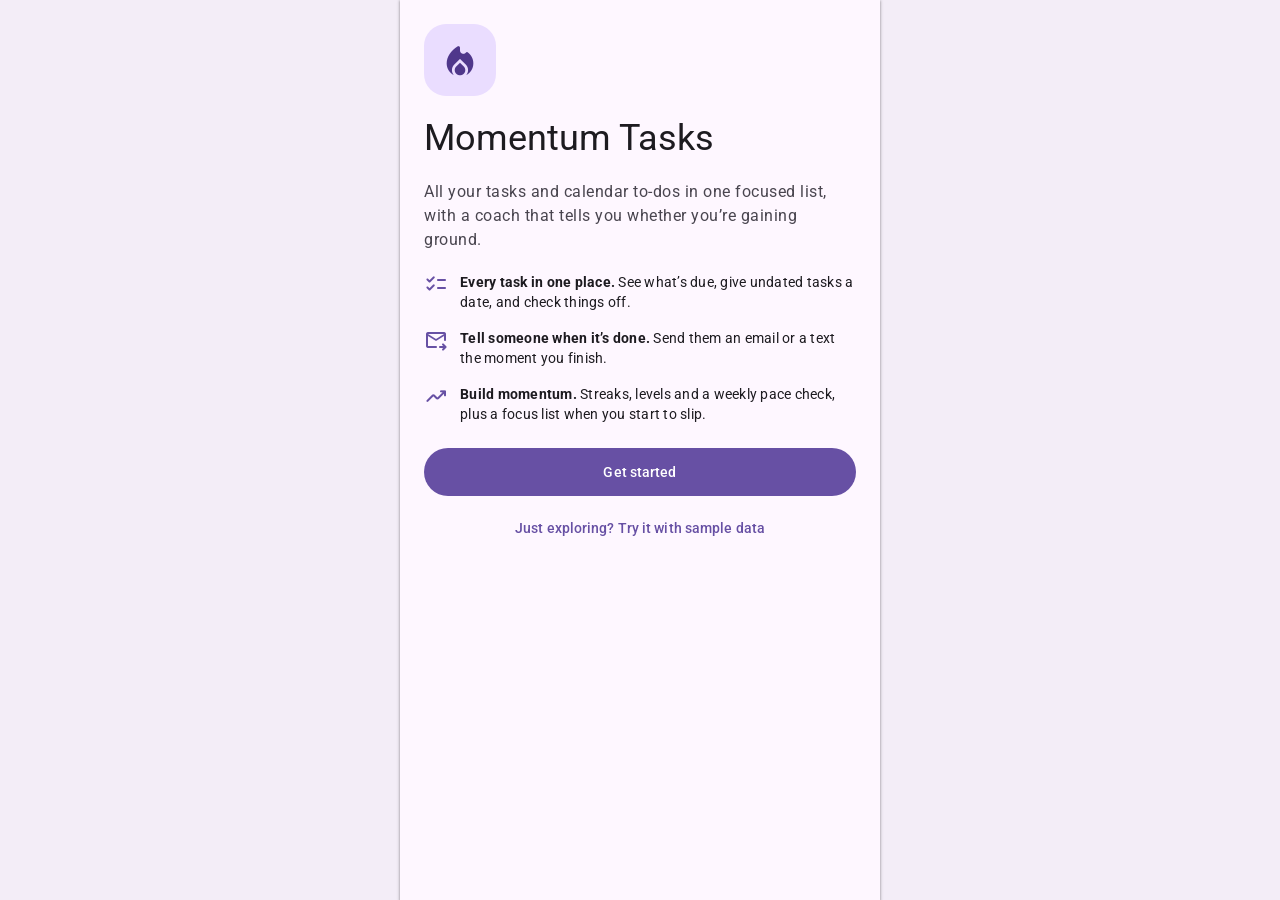
<file: index.html>
<!doctype html>
<html lang="en">
<head>
  <meta charset="utf-8" />
  <meta name="viewport" content="width=device-width, initial-scale=1, viewport-fit=cover" />
  <title>Momentum Tasks</title>
  <meta name="theme-color" content="#FEF7FF" media="(prefers-color-scheme: light)" />
  <meta name="theme-color" content="#141218" media="(prefers-color-scheme: dark)" />
  <link rel="preconnect" href="https://fonts.googleapis.com" />
  <link rel="preconnect" href="https://fonts.gstatic.com" crossorigin />
  <link href="https://fonts.googleapis.com/css2?family=Roboto:wght@400;500;700&display=swap" rel="stylesheet" />
  <link href="https://fonts.googleapis.com/css2?family=Material+Symbols+Rounded:opsz,wght,FILL,GRAD@24,400,0..1,0" rel="stylesheet" />
  <link rel="stylesheet" href="styles.css?v=4" />
</head>
<body>
  <div class="app">
    <header class="top-bar">
      <h1 id="title" class="title-large" tabindex="-1">Tasks</h1>
      <div class="top-actions">
        <button class="icon-btn" data-action="sync" id="syncBtn" aria-label="Sync">
          <span class="ms" aria-hidden="true">sync</span>
        </button>
      </div>
    </header>

    <main id="view" tabindex="-1" aria-live="off"></main>

    <button class="fab" data-action="new-task" id="fab" aria-label="New task">
      <span class="ms" aria-hidden="true">add</span>
    </button>

    <nav class="nav-bar" aria-label="Main">
      <button data-nav="tasks"><span class="pill"><span class="ms" aria-hidden="true">checklist</span></span><span class="label">Tasks</span></button>
      <button data-nav="history"><span class="pill"><span class="ms" aria-hidden="true">history</span></span><span class="label">History</span></button>
      <button data-nav="momentum"><span class="pill"><span class="ms" aria-hidden="true">local_fire_department</span></span><span class="label">Momentum</span></button>
      <button data-nav="settings"><span class="pill"><span class="ms" aria-hidden="true">settings</span></span><span class="label">Settings</span></button>
    </nav>
  </div>

  <div id="scrim" class="scrim" data-action="close-sheet" aria-hidden="true" hidden></div>
  <section id="sheet" class="sheet" role="dialog" aria-modal="true" hidden></section>
  <div id="snackbar" class="snackbar" role="status" aria-live="polite" hidden></div>

  <script type="module" src="js/app.js?v=4"></script>
</body>
</html>
</file>
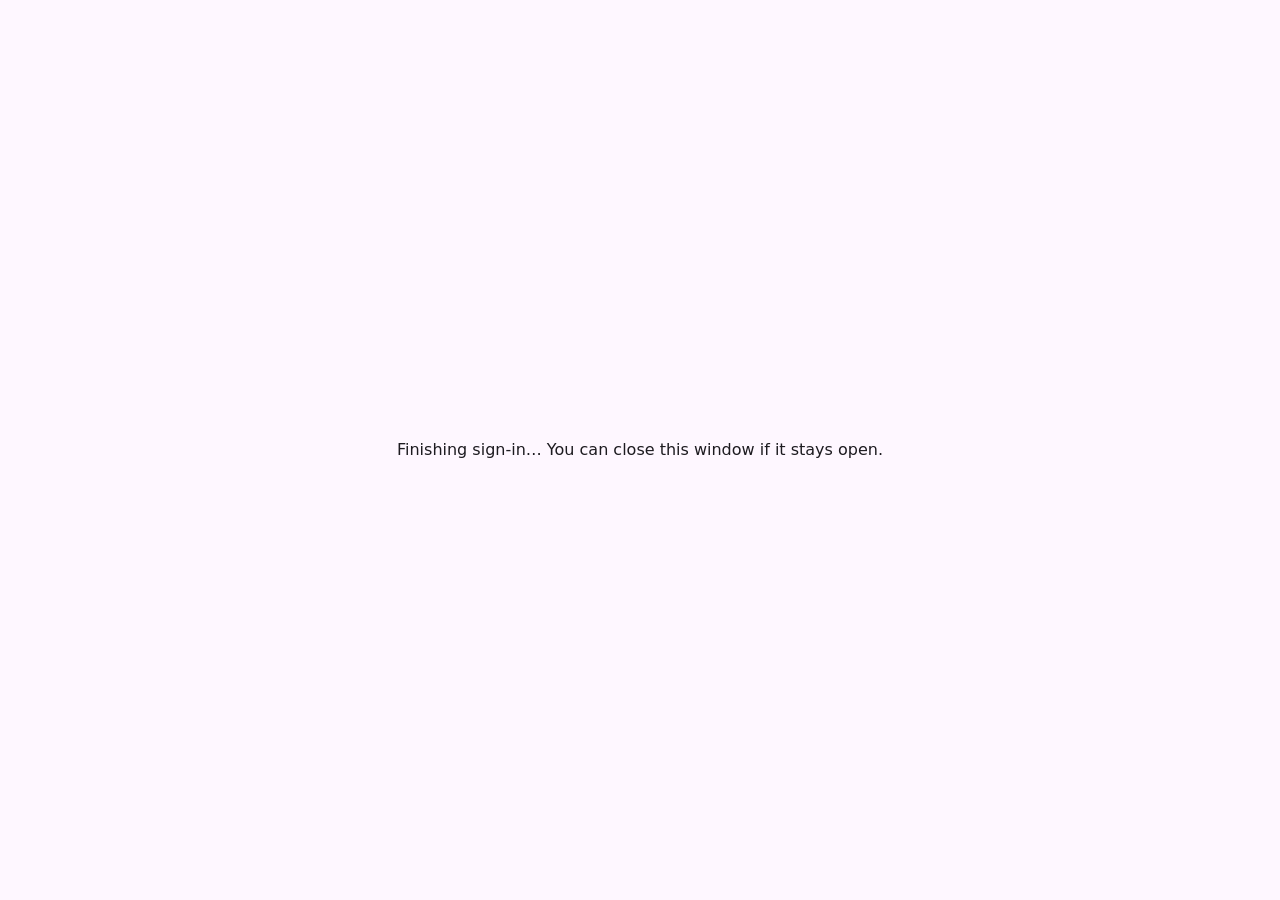
<file: auth-callback.html>
<!doctype html>
<html lang="en">
<head>
  <meta charset="utf-8" />
  <meta name="viewport" content="width=device-width, initial-scale=1" />
  <title>Signing in · Momentum Tasks</title>
  <style>
    body { font: 16px/1.5 Roboto, system-ui, sans-serif; margin: 0; display: grid; place-items: center; min-height: 100vh; background: #FEF7FF; color: #1D1B20; }
    @media (prefers-color-scheme: dark) { body { background: #141218; color: #E6E0E9; } }
  </style>
</head>
<body>
  <main><p role="status">Finishing sign-in… You can close this window if it stays open.</p></main>
  <script>
    // Hand the authorization response back to the app window, then close.
    // Only the query string is passed, and only to this same origin.
    const data = { type: 'ms-auth', search: location.search };
    try { new BroadcastChannel('momentum-auth').postMessage(data); } catch (e) { /* unsupported */ }
    try { if (window.opener) window.opener.postMessage(data, location.origin); } catch (e) { /* opener gone */ }
    setTimeout(() => window.close(), 400);
  </script>
</body>
</html>
</file>
<file: styles.css>
/* Material 3 baseline scheme — same tokens as the "Material 3 Design Kit" Schemes/* variables */
:root {
  --primary: #6750A4;
  --on-primary: #FFFFFF;
  --primary-container: #EADDFF;
  --on-primary-container: #4F378B;
  --secondary: #625B71;
  --secondary-container: #E8DEF8;
  --on-secondary-container: #4A4458;
  --tertiary: #7D5260;
  --tertiary-container: #FFD8E4;
  --on-tertiary-container: #633B48;
  --error: #B3261E;
  --error-container: #F9DEDC;
  --on-error-container: #8C1D18;
  --surface: #FEF7FF;
  --on-surface: #1D1B20;
  --on-surface-variant: #49454F;
  --outline: #79747E;
  --outline-variant: #CAC4D0;
  --surface-container-lowest: #FFFFFF;
  --surface-container-low: #F7F2FA;
  --surface-container: #F3EDF7;
  --surface-container-high: #ECE6F0;
  --surface-container-highest: #E6E0E9;
  --inverse-surface: #322F35;
  --inverse-on-surface: #F5EFF7;
  --inverse-primary: #D0BCFF;
  --scrim: rgba(0, 0, 0, .32);

  --shape-xs: 4px; --shape-s: 8px; --shape-m: 12px; --shape-l: 16px; --shape-xl: 28px; --shape-full: 999px;
  --elev-1: 0 1px 2px rgba(0,0,0,.3), 0 1px 3px 1px rgba(0,0,0,.15);
  --elev-3: 0 1px 3px rgba(0,0,0,.3), 0 4px 8px 3px rgba(0,0,0,.15);
  --ease: cubic-bezier(.2, 0, 0, 1);
  color-scheme: light dark;
}

@media (prefers-color-scheme: dark) {
  :root {
    --primary: #D0BCFF;
    --on-primary: #381E72;
    --primary-container: #4F378B;
    --on-primary-container: #EADDFF;
    --secondary: #CCC2DC;
    --secondary-container: #4A4458;
    --on-secondary-container: #E8DEF8;
    --tertiary: #EFB8C8;
    --tertiary-container: #633B48;
    --on-tertiary-container: #FFD8E4;
    --error: #F2B8B5;
    --error-container: #8C1D18;
    --on-error-container: #F9DEDC;
    --surface: #141218;
    --on-surface: #E6E0E9;
    --on-surface-variant: #CAC4D0;
    --outline: #938F99;
    --outline-variant: #49454F;
    --surface-container-lowest: #0F0D13;
    --surface-container-low: #1D1B20;
    --surface-container: #211F26;
    --surface-container-high: #2B2930;
    --surface-container-highest: #36343B;
    --inverse-surface: #E6E0E9;
    --inverse-on-surface: #322F35;
    --inverse-primary: #6750A4;
  }
}

* { box-sizing: border-box; }
html, body { margin: 0; height: 100%; }
body {
  font-family: Roboto, system-ui, -apple-system, "Segoe UI", sans-serif;
  background: var(--surface-container);
  color: var(--on-surface);
  -webkit-font-smoothing: antialiased;
}
button, input, select, textarea { font: inherit; color: inherit; }
button { cursor: pointer; }
a { color: var(--primary); }
[hidden] { display: none !important; }

/* Type scale (M3/…) */
.display-small { font-size: 36px; line-height: 44px; font-weight: 400; }
.headline-small { font-size: 24px; line-height: 32px; font-weight: 400; margin: 0; }
.title-large { font-size: 22px; line-height: 28px; font-weight: 400; margin: 0; }
.title-medium { font-size: 16px; line-height: 24px; font-weight: 500; letter-spacing: .15px; margin: 0; }
.title-small { font-size: 14px; line-height: 20px; font-weight: 500; letter-spacing: .1px; margin: 0; }
.body-large { font-size: 16px; line-height: 24px; letter-spacing: .5px; }
.body-medium { font-size: 14px; line-height: 20px; letter-spacing: .25px; }
.body-small { font-size: 12px; line-height: 16px; letter-spacing: .4px; }
.label-large { font-size: 14px; line-height: 20px; font-weight: 500; letter-spacing: .1px; }
.label-medium { font-size: 12px; line-height: 16px; font-weight: 500; letter-spacing: .5px; }
.muted { color: var(--on-surface-variant); }

.ms {
  font-family: "Material Symbols Rounded";
  font-weight: normal; font-style: normal; font-size: 24px; line-height: 1;
  display: inline-block; white-space: nowrap; direction: ltr;
  -webkit-font-feature-settings: "liga"; font-feature-settings: "liga";
  font-variation-settings: "FILL" 0;
  user-select: none;
}
.ms.fill { font-variation-settings: "FILL" 1; }
.ms.sm { font-size: 18px; }

/* App frame: phone-width column, centered on large screens */
.app {
  max-width: 480px; margin: 0 auto; min-height: 100%;
  background: var(--surface);
  position: relative;
  display: flex; flex-direction: column;
  padding-bottom: calc(80px + env(safe-area-inset-bottom));
}
@media (min-width: 520px) { .app { box-shadow: var(--elev-1); } }

.top-bar {
  position: sticky; top: 0; z-index: 5;
  display: flex; align-items: center; justify-content: space-between;
  height: 64px; padding: 0 4px 0 16px;
  background: var(--surface);
  transition: background .2s;
}
.top-bar.scrolled { background: var(--surface-container); }
.top-actions { display: flex; }
.icon-btn {
  width: 48px; height: 48px; border: 0; border-radius: var(--shape-full);
  background: transparent; color: var(--on-surface-variant);
  display: grid; place-items: center; position: relative;
}
.icon-btn:hover { background: color-mix(in srgb, var(--on-surface-variant) 8%, transparent); }
.icon-btn.spinning .ms { animation: spin 1s linear infinite; }
@keyframes spin { to { transform: rotate(360deg); } }

main { flex: 1; padding: 0 16px 24px; outline: none; }

/* Navigation bar */
.nav-bar {
  position: fixed; bottom: 0; left: 50%; transform: translateX(-50%);
  width: 100%; max-width: 480px; z-index: 6;
  display: grid; grid-template-columns: repeat(4, 1fr);
  height: calc(80px + env(safe-area-inset-bottom)); padding-bottom: env(safe-area-inset-bottom);
  background: var(--surface-container);
}
.nav-bar button {
  border: 0; background: none; display: flex; flex-direction: column; align-items: center; justify-content: center; gap: 4px;
  color: var(--on-surface-variant);
}
.nav-bar .pill { width: 64px; height: 32px; border-radius: var(--shape-full); display: grid; place-items: center; transition: background .2s var(--ease); }
.nav-bar button:hover .pill { background: color-mix(in srgb, var(--on-surface) 8%, transparent); }
.nav-bar .label { font-size: 12px; line-height: 16px; font-weight: 500; letter-spacing: .5px; }
.nav-bar button[aria-current="page"] { color: var(--on-surface); }
.nav-bar button[aria-current="page"] .pill { background: var(--secondary-container); color: var(--on-secondary-container); }
.nav-bar button[aria-current="page"] .ms { font-variation-settings: "FILL" 1; }

/* FAB */
.fab {
  position: fixed; z-index: 6;
  right: max(16px, calc(50% - 240px + 16px)); bottom: calc(96px + env(safe-area-inset-bottom));
  width: 56px; height: 56px; border-radius: var(--shape-l); border: 0;
  background: var(--primary-container); color: var(--on-primary-container);
  box-shadow: var(--elev-3); display: grid; place-items: center;
}
.fab:hover { filter: brightness(.97); }

/* Buttons */
.btn {
  height: 40px; padding: 0 24px; border-radius: var(--shape-full); border: 0;
  display: inline-flex; align-items: center; justify-content: center; gap: 8px;
  font-size: 14px; font-weight: 500; letter-spacing: .1px; white-space: nowrap;
}
.btn .ms { font-size: 18px; }
.btn.filled { background: var(--primary); color: var(--on-primary); }
.btn.tonal { background: var(--secondary-container); color: var(--on-secondary-container); }
.btn.outlined { background: transparent; color: var(--primary); border: 1px solid var(--outline); }
.btn.text { background: transparent; color: var(--primary); padding: 0 12px; }
.btn.danger { color: var(--error); }
.btn:hover { filter: brightness(.96); }
.btn[disabled] { opacity: .38; pointer-events: none; }
.btn.block { width: 100%; height: 48px; }

/* Chips */
.chips { display: flex; gap: 8px; overflow-x: auto; padding: 4px 0 12px; scrollbar-width: none; }
.chips::-webkit-scrollbar { display: none; }
.chip {
  height: 32px; padding: 0 16px; border-radius: var(--shape-s);
  border: 1px solid var(--outline-variant); background: transparent; color: var(--on-surface-variant);
  display: inline-flex; align-items: center; gap: 8px; white-space: nowrap; font-size: 14px; font-weight: 500;
}
.chip .ms { font-size: 18px; }
.chip[aria-pressed="true"] { background: var(--secondary-container); color: var(--on-secondary-container); border-color: transparent; padding-left: 8px; }
.chip .count { font-size: 12px; }

/* Momentum mini card */
.mini {
  text-decoration: none; display: flex; align-items: center; gap: 12px; width: 100%; text-align: left;
  padding: 12px 16px; margin: 4px 0 12px; border: 0; border-radius: var(--shape-m);
}
.mini .ms { font-size: 28px; }
.mini .grow { flex: 1; min-width: 0; }
.tone-rising { background: var(--primary-container); color: var(--on-primary-container); }
.tone-steady { background: var(--secondary-container); color: var(--on-secondary-container); }
.tone-slipping { background: var(--tertiary-container); color: var(--on-tertiary-container); }

/* Lists — each row is a checkbox button + a details button, side by side */
.section-label { margin: 16px 0 4px; padding: 0 4px; color: var(--on-surface-variant); display: flex; justify-content: space-between; align-items: baseline; }
.section-label.error { color: var(--error); }
.list { background: var(--surface-container-low); border-radius: var(--shape-l); overflow: hidden; }
.list > [role="listitem"] { border-bottom: 1px solid var(--outline-variant); }
.list > [role="listitem"]:last-child { border-bottom: 0; }
.item { display: flex; align-items: center; gap: 4px; min-height: 64px; padding: 0 0 0 4px; }
.item .content {
  flex: 1; min-width: 0; align-self: stretch; text-align: left; border: 0; background: none;
  padding: 8px 16px 8px 4px; display: flex; flex-direction: column; justify-content: center; gap: 2px;
  border-radius: 0 var(--shape-l) var(--shape-l) 0; transition: background .15s;
}
.item .content:hover { background: color-mix(in srgb, var(--on-surface) 6%, transparent); }
.item .headline { display: block; font-size: 16px; line-height: 24px; overflow: hidden; text-overflow: ellipsis; white-space: nowrap; }
.item .meta { font-size: 14px; line-height: 20px; color: var(--on-surface-variant); display: flex; align-items: center; gap: 6px; flex-wrap: wrap; }
.item .meta .trail { margin-left: auto; display: inline-flex; }
.item .meta .ms { font-size: 16px; }
.item.done .headline { text-decoration: line-through; color: var(--on-surface-variant); }
.item .trail { color: var(--on-surface-variant); display: flex; gap: 2px; }
.due-overdue { color: var(--error); font-weight: 500; }
.due-today { color: var(--primary); font-weight: 500; }
.add-due {
  border: 1px dashed var(--outline); color: var(--primary);
  height: 24px; padding: 0 8px; border-radius: var(--shape-s); font-size: 12px; font-weight: 500;
  display: inline-flex; align-items: center; gap: 4px;
}
.add-due .ms { font-size: 14px; }

/* Checkbox (M3 18px box inside 48px target) */
.check {
  width: 48px; height: 48px; flex: none; border: 0; background: none; border-radius: var(--shape-full);
  display: grid; place-items: center;
}
.check:hover { background: color-mix(in srgb, var(--primary) 10%, transparent); }
.check .box {
  width: 18px; height: 18px; border-radius: 2px; border: 2px solid var(--on-surface-variant);
  display: grid; place-items: center; transition: background .15s, border-color .15s;
}
.check .box .ms { font-size: 16px; color: var(--on-primary); opacity: 0; font-variation-settings: "wght" 700; }
.check[aria-checked="true"] .box { background: var(--primary); border-color: var(--primary); }
.check[aria-checked="true"] .box .ms { opacity: 1; }
.check.pop .box { animation: pop .35s var(--ease); }
@keyframes pop { 40% { transform: scale(1.35); } }

/* Cards */
.card { background: var(--surface-container-low); border-radius: var(--shape-m); padding: 16px; }
.card.filled { background: var(--surface-container-highest); }
.card.outlined { background: var(--surface); border: 1px solid var(--outline-variant); }
.stack { display: grid; gap: 12px; }
.grid2 { display: grid; grid-template-columns: 1fr 1fr; gap: 12px; }

.hero { border-radius: var(--shape-xl); padding: 20px; display: grid; gap: 8px; margin-top: 4px; }
.hero .row { display: flex; align-items: center; gap: 12px; }
.hero .badge-icon { width: 48px; height: 48px; border-radius: var(--shape-full); display: grid; place-items: center; background: color-mix(in srgb, currentColor 14%, transparent); }
.hero .badge-icon .ms { font-size: 28px; font-variation-settings: "FILL" 1; }

.stat .value { font-size: 28px; line-height: 36px; font-weight: 400; }
.stat .delta { font-size: 12px; font-weight: 500; display: inline-flex; align-items: center; gap: 2px; }
.delta.up { color: var(--primary); }
.delta.down { color: var(--error); }
.delta .ms { font-size: 16px; }

.progress { height: 4px; background: var(--secondary-container); border-radius: var(--shape-full); overflow: hidden; }
.progress > span { display: block; height: 100%; background: var(--primary); border-radius: inherit; transition: width .4s var(--ease); }

/* Weekly bar chart */
.chart { display: grid; grid-template-columns: repeat(8, 1fr); gap: 8px; align-items: end; height: 140px; padding-top: 16px; }
.bar-col { display: flex; flex-direction: column; align-items: center; justify-content: flex-end; gap: 6px; height: 100%; }
.bar-wrap { position: relative; width: 100%; max-width: 28px; flex: 1; display: flex; align-items: flex-end; }
.bar { width: 100%; background: var(--secondary-container); border-radius: 6px 6px 2px 2px; min-height: 2px; position: relative; }
.bar.current { background: var(--primary); }
.bar.ghost { position: absolute; bottom: 0; left: 0; background: transparent; border: 1.5px dashed var(--primary); opacity: .6; }
.bar-num { font-size: 11px; color: var(--on-surface-variant); font-weight: 500; }
.bar-label { font-size: 11px; color: var(--on-surface-variant); white-space: nowrap; }

/* Milestones */
.badges { display: grid; grid-template-columns: repeat(3, 1fr); gap: 8px; }
.badge { text-align: center; padding: 12px 4px; border-radius: var(--shape-m); background: var(--surface-container); color: var(--on-surface-variant); }
.badge .ms { font-size: 28px; display: block; margin: 0 auto 4px; }
.badge.earned { background: var(--tertiary-container); color: var(--on-tertiary-container); }
.badge.earned .ms { font-variation-settings: "FILL" 1; }

/* History */
details.group { background: var(--surface-container-low); border-radius: var(--shape-l); margin-bottom: 8px; overflow: hidden; }
details.group > summary {
  list-style: none; display: flex; align-items: center; gap: 12px; padding: 12px 16px; cursor: pointer; min-height: 56px;
}
details.group > summary::-webkit-details-marker { display: none; }
details.group > summary .chev { margin-left: auto; transition: transform .2s; color: var(--on-surface-variant); }
details.group[open] > summary .chev { transform: rotate(180deg); }
details.group .day-dot { width: 40px; height: 40px; border-radius: var(--shape-full); display: grid; place-items: center; background: var(--surface-container-highest); font-weight: 500; font-size: 14px; flex: none; }
details.group .day-dot.has { background: var(--primary-container); color: var(--on-primary-container); }
details.group .day-dot.today { outline: 2px solid var(--primary); outline-offset: 2px; }
.count-pill { background: var(--secondary-container); color: var(--on-secondary-container); border-radius: var(--shape-full); padding: 2px 10px; font-size: 12px; font-weight: 500; }
.hist-item { display: flex; gap: 12px; padding: 10px 16px 10px 20px; border-top: 1px solid var(--outline-variant); align-items: center; }
.hist-item .ms { color: var(--primary); font-variation-settings: "FILL" 1; font-size: 20px; }
.hist-item .t { flex: 1; min-width: 0; }
.empty-day { padding: 8px 16px 14px 72px; }

/* Empty / onboarding */
.empty { text-align: center; padding: 48px 24px; display: grid; gap: 12px; justify-items: center; }
.empty .ms { font-size: 48px; color: var(--primary); }
.onboard { display: grid; gap: 16px; padding: 24px 8px; }
.onboard .logo { width: 72px; height: 72px; border-radius: 22px; background: var(--primary-container); color: var(--on-primary-container); display: grid; place-items: center; }
.onboard .logo .ms { font-size: 40px; font-variation-settings: "FILL" 1; }
.feature { display: flex; gap: 12px; align-items: flex-start; }
.feature .ms { color: var(--primary); }

/* Form fields (M3 outlined text field) */
.field { position: relative; display: block; }
.field input, .field textarea, .field select {
  width: 100%; height: 56px; padding: 16px; border-radius: var(--shape-xs);
  border: 1px solid var(--outline); background: transparent; font-size: 16px; color: var(--on-surface);
}
.field textarea { height: auto; min-height: 88px; resize: vertical; }
.field input:focus, .field textarea:focus, .field select:focus { outline: none; border: 2px solid var(--primary); padding: 15px; }
.field > span {
  position: absolute; left: 12px; top: -8px; padding: 0 4px; font-size: 12px; line-height: 16px;
  background: var(--surface-container-low); color: var(--on-surface-variant);
}
.field:focus-within > span { color: var(--primary); }
.field .support { position: static; display: block; background: none; padding: 4px 16px 0; font-size: 12px; color: var(--on-surface-variant); }
.field-row { display: grid; grid-template-columns: 1fr 1fr; gap: 12px; }
input[type="date"]::-webkit-calendar-picker-indicator, input[type="time"]::-webkit-calendar-picker-indicator { opacity: .7; cursor: pointer; }
@media (prefers-color-scheme: dark) { input[type="date"]::-webkit-calendar-picker-indicator, input[type="time"]::-webkit-calendar-picker-indicator { filter: invert(1); } }

/* Switch */
.switch-row { display: flex; align-items: center; gap: 16px; min-height: 56px; }
.switch-row .grow { flex: 1; }
.switch {
  width: 52px; height: 32px; border-radius: var(--shape-full); border: 2px solid var(--outline);
  background: var(--surface-container-highest); position: relative; flex: none; padding: 0;
  transition: background .2s, border-color .2s;
}
.switch::after {
  content: ""; position: absolute; top: 50%; left: 6px; width: 16px; height: 16px; border-radius: 50%;
  background: var(--outline); transform: translateY(-50%); transition: all .2s var(--ease);
}
.switch[aria-checked="true"] { background: var(--primary); border-color: var(--primary); }
.switch[aria-checked="true"]::after { left: 22px; width: 24px; height: 24px; background: var(--on-primary); }

/* Segmented button */
.segmented { display: grid; grid-auto-flow: column; grid-auto-columns: 1fr; border: 1px solid var(--outline); border-radius: var(--shape-full); overflow: hidden; height: 40px; }
.segmented button { border: 0; background: none; display: inline-flex; align-items: center; justify-content: center; gap: 6px; font-size: 14px; font-weight: 500; }
.segmented button + button { border-left: 1px solid var(--outline); }
.segmented button[aria-pressed="true"] { background: var(--secondary-container); color: var(--on-secondary-container); }
.segmented .ms { font-size: 18px; }

/* Bottom sheet */
.scrim { position: fixed; inset: 0; background: var(--scrim); z-index: 20; animation: fade .2s; }
.sheet {
  position: fixed; z-index: 21; left: 50%; bottom: 0; transform: translateX(-50%);
  width: 100%; max-width: 480px; max-height: 92vh; overflow-y: auto;
  background: var(--surface-container-low); border-radius: var(--shape-xl) var(--shape-xl) 0 0;
  padding: 8px 24px calc(24px + env(safe-area-inset-bottom));
  animation: up .3s var(--ease);
}
.sheet .handle { width: 32px; height: 4px; border-radius: 2px; background: var(--on-surface-variant); opacity: .4; margin: 14px auto 18px; }
.sheet .stack { gap: 16px; }
.sheet .divider { height: 1px; background: var(--outline-variant); margin: 4px 0; }
.sheet-actions { display: flex; gap: 8px; flex-wrap: wrap; }
.sheet-actions .btn.filled { flex: 1; }
.src-tag { display: inline-flex; align-items: center; gap: 4px; font-size: 12px; font-weight: 500; color: var(--on-surface-variant); background: var(--surface-container-high); padding: 4px 10px; border-radius: var(--shape-s); }
.src-tag .ms { font-size: 16px; }
@keyframes up { from { transform: translate(-50%, 100%); } }
@keyframes fade { from { opacity: 0; } }

/* Snackbar */
.snackbar {
  position: fixed; z-index: 30; left: 50%; transform: translateX(-50%);
  bottom: calc(96px + env(safe-area-inset-bottom)); width: calc(100% - 32px); max-width: 448px;
  background: var(--inverse-surface); color: var(--inverse-on-surface); border-radius: var(--shape-xs);
  min-height: 48px; padding: 6px 8px 6px 16px; display: flex; align-items: center; gap: 8px;
  box-shadow: var(--elev-3); font-size: 14px; line-height: 20px; animation: fade .2s;
}
body.has-fab .snackbar { bottom: calc(168px + env(safe-area-inset-bottom)); }
.snackbar .msg { flex: 1; padding: 8px 0; }
.snackbar button { border: 0; background: none; color: var(--inverse-primary); font-weight: 500; padding: 10px 12px; border-radius: var(--shape-full); }

.callout { display: flex; gap: 12px; padding: 12px 16px; border-radius: var(--shape-m); background: var(--surface-container-high); font-size: 14px; line-height: 20px; }
.callout .ms { color: var(--primary); }
.callout.warn { background: var(--error-container); color: var(--on-error-container); }
.callout.warn .ms { color: inherit; }
code { font-size: 13px; background: var(--surface-container-highest); padding: 1px 6px; border-radius: 4px; word-break: break-all; }
ol.steps { margin: 0; padding-left: 20px; display: grid; gap: 6px; }

@media (prefers-reduced-motion: reduce) { *, *::before, *::after { animation: none !important; transition: none !important; } }

[tabindex="-1"]:focus { outline: none; }

/* ---------- Accessibility helpers ---------- */
.sr-only {
  position: absolute !important; width: 1px; height: 1px; padding: 0; margin: -1px;
  overflow: hidden; clip: rect(0 0 0 0); white-space: nowrap; border: 0;
}
:focus-visible { outline: 3px solid var(--primary); outline-offset: 2px; }
.item .content:focus-visible, .choice:focus-visible { outline-offset: -3px; }
#title:focus, #obHeading:focus, #sheetHeading:focus, main:focus { outline: none; }
ul.features, ul.choice-list, ul.badges, ul.hist-list, ul.access-list, ul.sync-log { list-style: none; margin: 0; padding: 0; }
.clip { overflow: hidden; text-overflow: ellipsis; white-space: nowrap; }
.src-icon { color: var(--on-surface-variant); font-variation-settings: "FILL" 0 !important; }
.grow { flex: 1; min-width: 0; }
h3.label-medium { margin: 0; }
fieldset.plain { border: 0; margin: 0; padding: 0; display: grid; gap: 12px; min-width: 0; }
fieldset.plain legend { padding: 0; margin-bottom: 12px; }
.sheet-top { display: flex; align-items: center; gap: 8px; justify-content: space-between; }
.badge .ms { color: inherit; }
.headline-medium { font-size: 28px; line-height: 36px; font-weight: 400; margin: 0; }
.grid3 { display: grid; grid-template-columns: repeat(3, 1fr); gap: 8px; }
.grid3 .stat { padding: 12px; text-align: center; }
.grid3 .value { font-size: 28px; line-height: 36px; }

/* ---------- Onboarding ---------- */
body.onboarding .app { padding-bottom: env(safe-area-inset-bottom); }
.ob-header { display: grid; grid-template-columns: 48px 1fr 48px; align-items: center; gap: 8px; padding: 8px 0 0; position: sticky; top: 0; background: var(--surface); z-index: 2; }
.ob-spacer { width: 48px; }
.ob-progress { display: grid; gap: 6px; justify-items: center; }
.ob-progress .progress { width: 100%; max-width: 200px; }
.onboard { display: grid; gap: 20px; padding: 24px 8px 32px; }
.onboard .muted { margin: 0; }
.ob-actions { display: grid; gap: 8px; margin-top: 4px; }
.onboard .logo.success { background: var(--primary); color: var(--on-primary); }
.choice-list { display: grid; gap: 8px; }
.choice {
  width: 100%; display: flex; align-items: center; gap: 16px; text-align: left;
  min-height: 72px; padding: 12px 12px 12px 16px; border-radius: var(--shape-l);
  border: 1px solid var(--outline-variant); background: var(--surface-container-low); color: var(--on-surface);
}
.choice:hover { background: var(--surface-container-high); }
.choice .grow > span { display: block; }
.choice > .ms { color: var(--on-surface-variant); }
.mono {
  width: 40px; height: 40px; border-radius: var(--shape-full); flex: none;
  display: grid; place-items: center; font-weight: 500; font-size: 18px;
  background: var(--secondary-container); color: var(--on-secondary-container);
}
.mono-google { background: var(--primary-container); color: var(--on-primary-container); }
.mono-microsoft { background: var(--tertiary-container); color: var(--on-tertiary-container); }
.mono-lg { width: 56px; height: 56px; font-size: 24px; }
.access-list { display: grid; gap: 14px; }
.ob-center { display: grid; justify-items: center; text-align: center; gap: 20px; padding-top: 48px; }
.sync-log { display: grid; gap: 8px; text-align: left; }
.sync-log li { display: flex; gap: 8px; align-items: center; }
.sync-log .ms { color: var(--primary); }
.spinner {
  width: 18px; height: 18px; border-radius: 50%; display: inline-block;
  border: 2.5px solid currentColor; border-right-color: transparent; animation: spin .8s linear infinite;
}
.spinner-lg { width: 48px; height: 48px; border-width: 4px; color: var(--primary); }
@media (prefers-reduced-motion: reduce) { .spinner { animation: spin 2.4s linear infinite !important; } }
/* Visually hidden text is absolutely positioned; anchor it to its own control so it can't
   escape a scrolling row and widen the page (which breaks reflow on phones). */
.chip, .item .content, .badge, .hist-item, .count-pill, summary, .section-label, .mini, .stat, .btn { position: relative; }
ul.features { display: grid; gap: 16px; }
.onboard h1 { margin: 0; }
/* Let grid columns shrink below their content so nothing overflows at 320px. */
.chart { grid-template-columns: repeat(8, minmax(0, 1fr)); gap: 4px; }
.grid2 { grid-template-columns: repeat(2, minmax(0, 1fr)); }
.grid3 { grid-template-columns: repeat(3, minmax(0, 1fr)); }
.badges { grid-template-columns: repeat(3, minmax(0, 1fr)); }
.bar-label { white-space: normal; text-align: center; line-height: 13px; }
</file>
